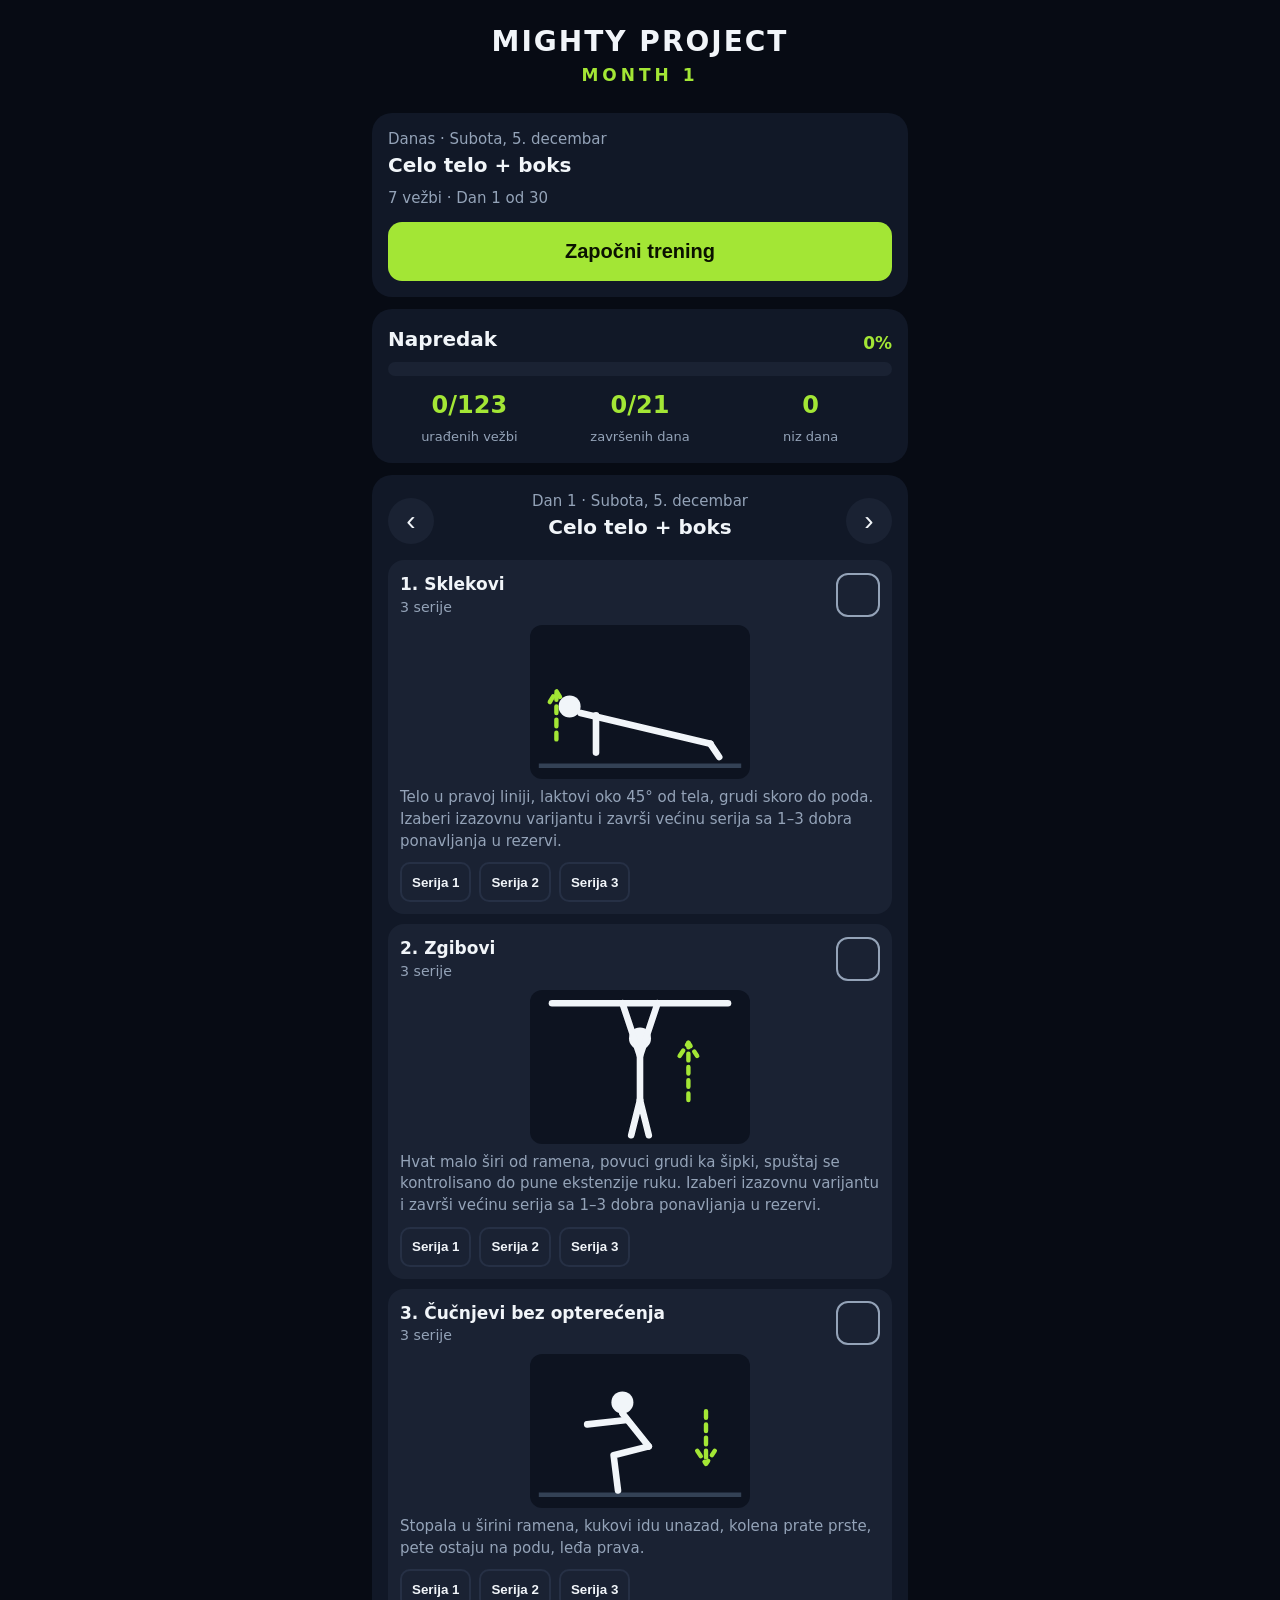
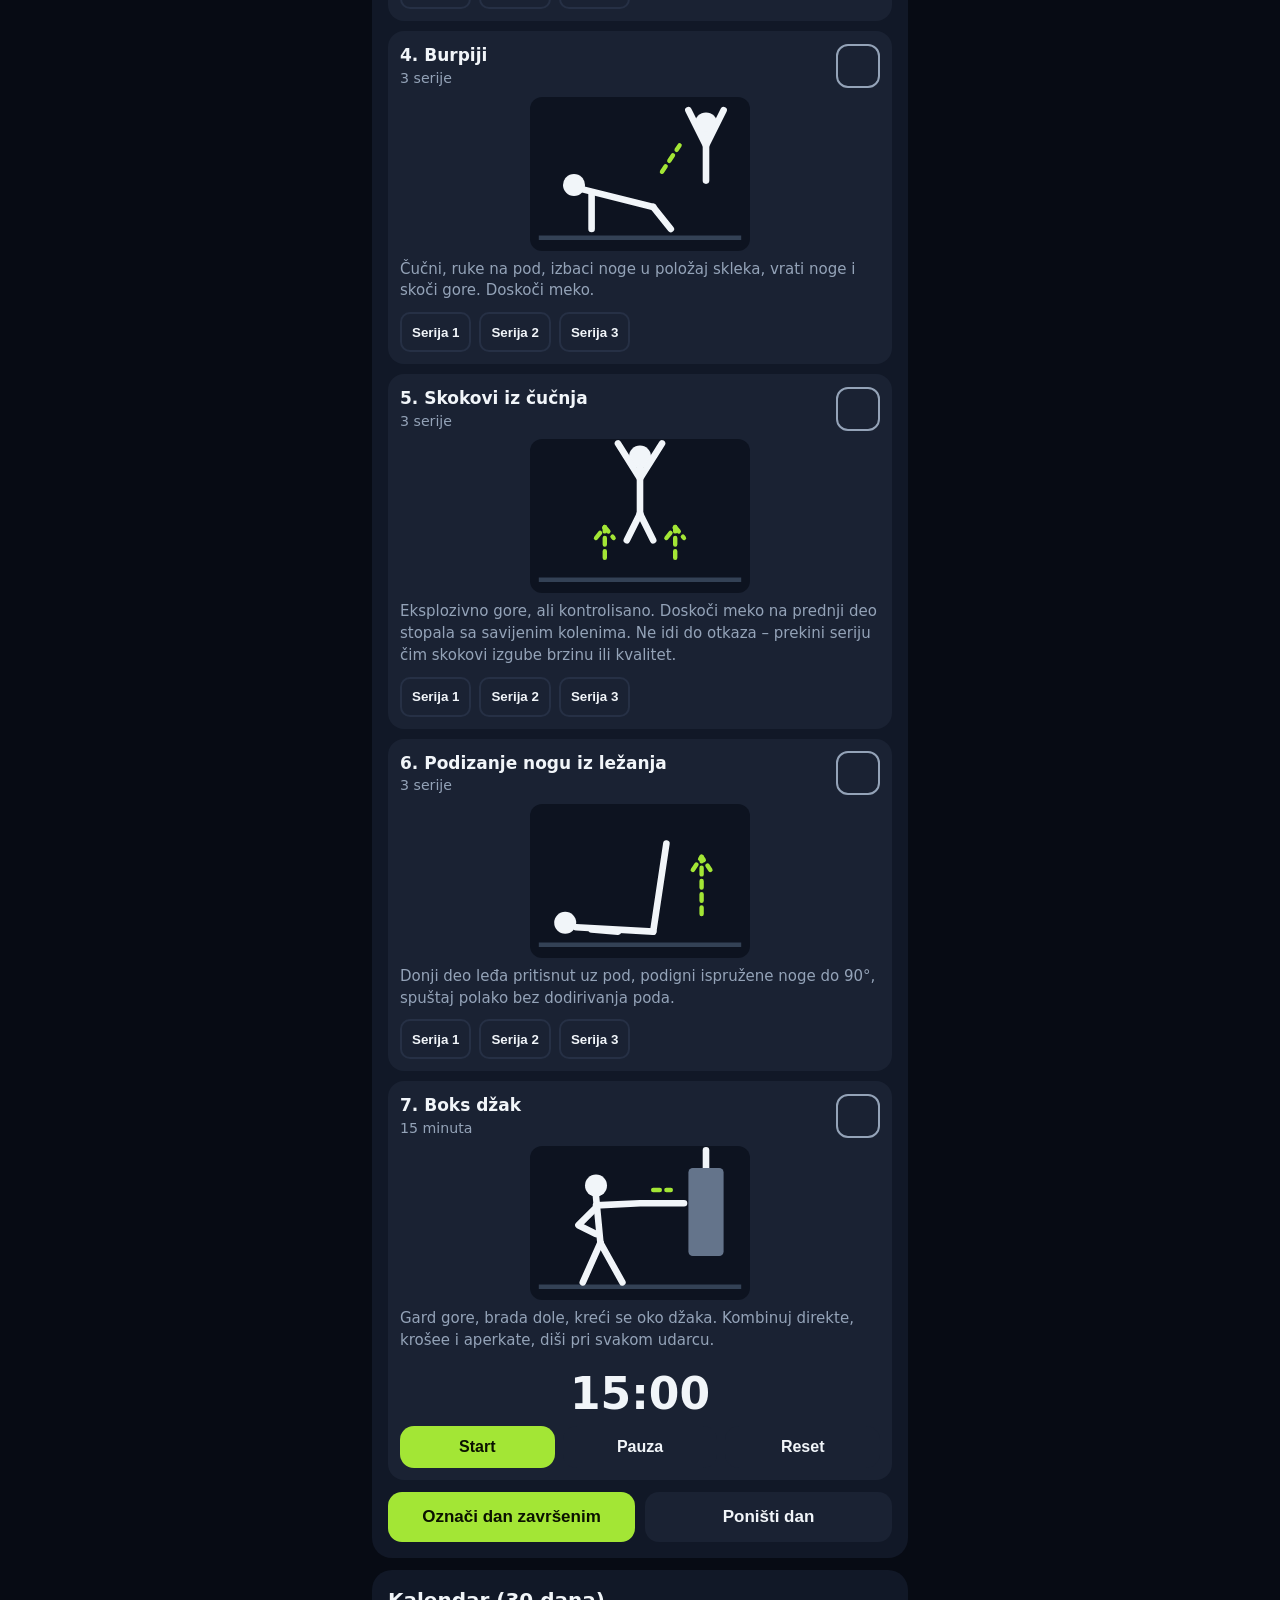
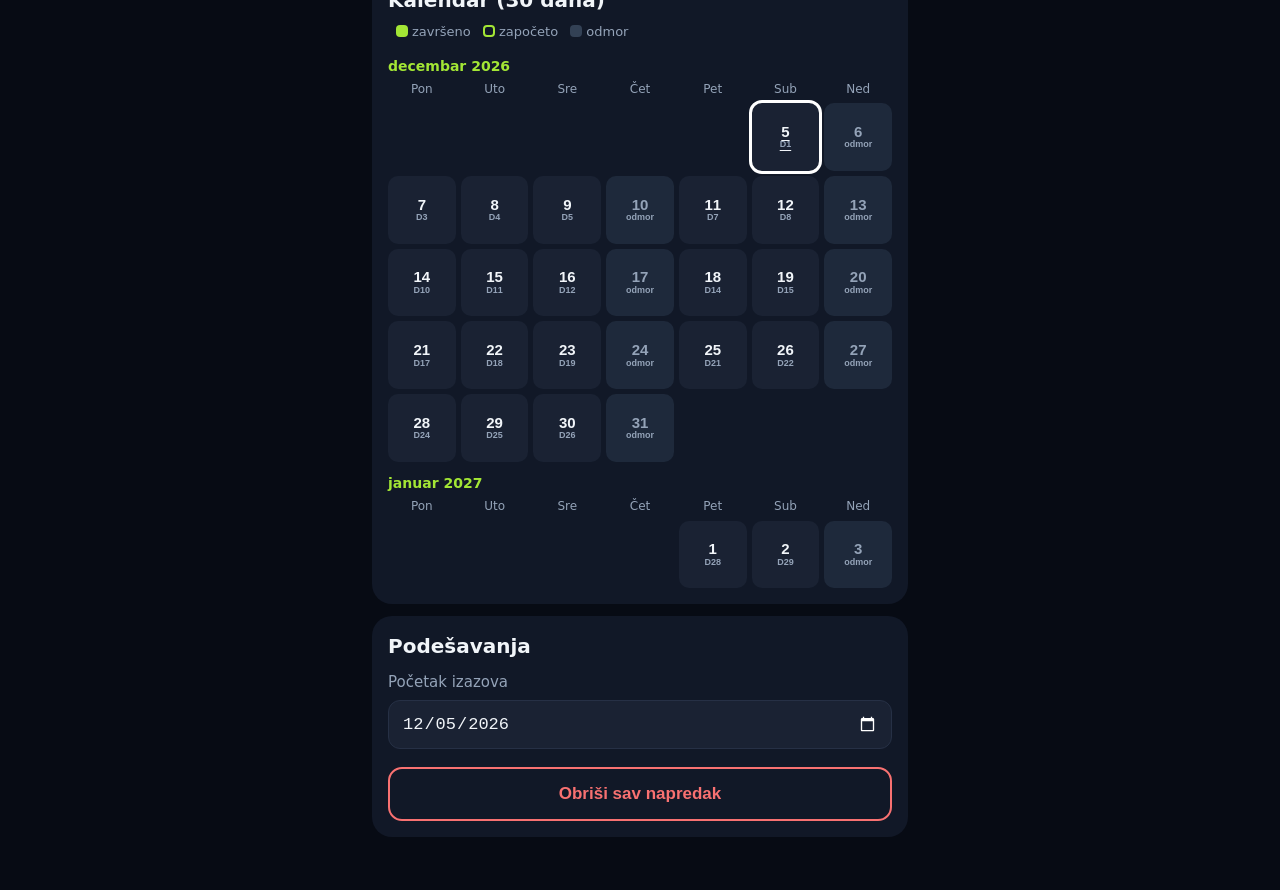
<file: index.html>
<!DOCTYPE html>
<html lang="sr">
<head>
<meta charset="UTF-8">
<meta name="viewport" content="width=device-width, initial-scale=1, viewport-fit=cover">
<meta name="theme-color" content="#070b14">
<title>Mighty Project</title>
<link rel="manifest" href="manifest.webmanifest">
<link rel="icon" href="icon-192.png">
<link rel="apple-touch-icon" href="icon-192.png">
<link rel="stylesheet" href="style.css">
</head>
<body>
<header>
  <h1>MIGHTY PROJECT</h1>
  <div class="sub">MONTH 1</div>
</header>

<main>
  <section class="card" id="today"></section>

  <section class="card">
    <div class="row between"><h2>Napredak</h2><strong id="pct" class="lime">0%</strong></div>
    <div class="bar"><div id="barFill"></div></div>
    <div class="stats">
      <div><b id="stEx">0</b><span>urađenih vežbi</span></div>
      <div><b id="stDays">0</b><span>završenih dana</span></div>
      <div><b id="stStreak">0</b><span>niz dana</span></div>
    </div>
  </section>

  <section class="card" id="daySec">
    <div class="row between">
      <button class="nav" id="prevDay" aria-label="Prethodni dan">‹</button>
      <div class="center"><div id="dayDate" class="muted"></div><h2 id="dayTitle"></h2></div>
      <button class="nav" id="nextDay" aria-label="Sledeći dan">›</button>
    </div>
    <div id="dayNote"></div>
    <div id="exList"></div>
    <div class="row gap">
      <button class="btn" id="markDay">Označi dan završenim</button>
      <button class="btn ghost" id="resetDay">Poništi dan</button>
    </div>
  </section>

  <section class="card">
    <h2>Kalendar (30 dana)</h2>
    <div class="legend"><span class="lg done"></span>završeno <span class="lg part"></span>započeto <span class="lg rest"></span>odmor</div>
    <div class="cal" id="cal"></div>
  </section>

  <section class="card">
    <h2>Podešavanja</h2>
    <label class="muted" for="startDate">Početak izazova</label>
    <input type="date" id="startDate">
    <button class="btn danger" id="resetAll">Obriši sav napredak</button>
  </section>
</main>

<script src="app.js"></script>
</body>
</html>
</file>
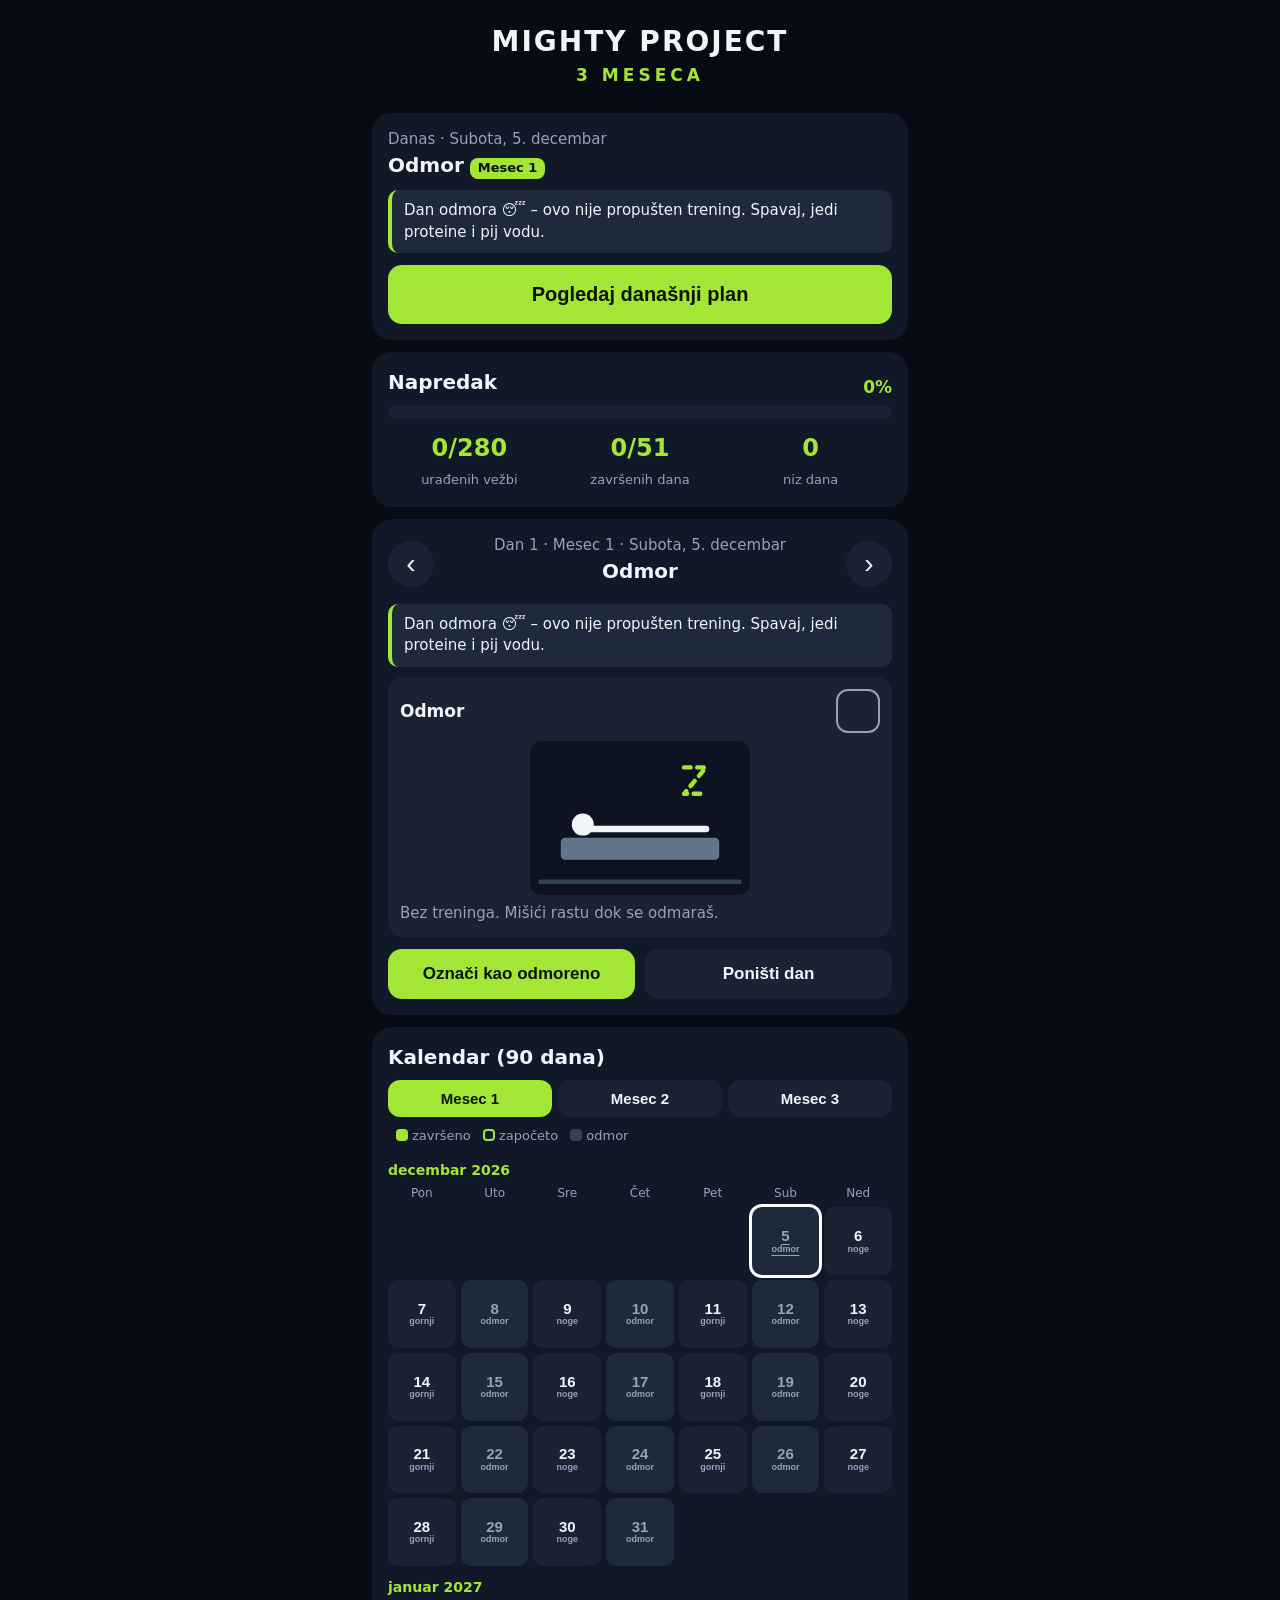
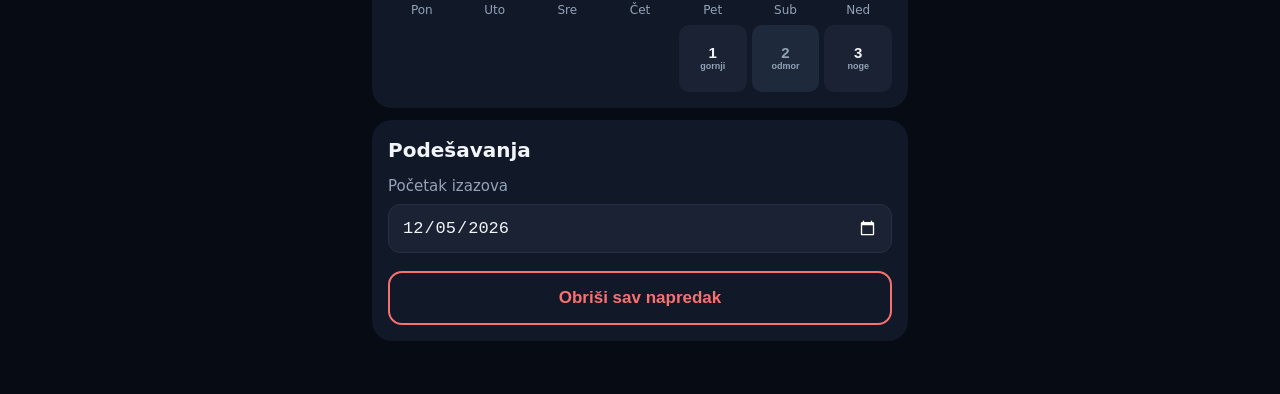
<file: mighty-3/index.html>
<!DOCTYPE html>
<html lang="sr">
<head>
<meta charset="UTF-8">
<meta name="viewport" content="width=device-width, initial-scale=1, viewport-fit=cover">
<meta name="theme-color" content="#070b14">
<title>Mighty Project — 3 meseca</title>
<link rel="manifest" href="manifest.webmanifest">
<link rel="icon" href="icon-192.png">
<link rel="apple-touch-icon" href="icon-192.png">
<link rel="stylesheet" href="style.css">
</head>
<body>
<header>
  <h1>MIGHTY PROJECT</h1>
  <div class="sub" id="subTitle">3 MESECA</div>
</header>

<main>
  <section class="card" id="today"></section>

  <section class="card">
    <div class="row between"><h2 id="progTitle">Napredak</h2><strong id="pct" class="lime">0%</strong></div>
    <div class="bar"><div id="barFill"></div></div>
    <div class="stats">
      <div><b id="stEx">0</b><span>urađenih vežbi</span></div>
      <div><b id="stDays">0</b><span>završenih dana</span></div>
      <div><b id="stStreak">0</b><span>niz dana</span></div>
    </div>
  </section>

  <section class="card" id="daySec">
    <div class="row between">
      <button class="nav" id="prevDay" aria-label="Prethodni dan">‹</button>
      <div class="center"><div id="dayDate" class="muted"></div><h2 id="dayTitle"></h2></div>
      <button class="nav" id="nextDay" aria-label="Sledeći dan">›</button>
    </div>
    <div id="dayNote"></div>
    <div id="exList"></div>
    <div class="row gap">
      <button class="btn" id="markDay">Označi dan završenim</button>
      <button class="btn ghost" id="resetDay">Poništi dan</button>
    </div>
  </section>

  <section class="card">
    <h2>Kalendar (90 dana)</h2>
    <div class="tabs" id="tabs"></div>
    <div class="legend"><span class="lg done"></span>završeno <span class="lg part"></span>započeto <span class="lg rest"></span>odmor</div>
    <div class="cal" id="cal"></div>
  </section>

  <section class="card">
    <h2>Podešavanja</h2>
    <label class="muted" for="startDate">Početak izazova</label>
    <input type="date" id="startDate">
    <button class="btn danger" id="resetAll">Obriši sav napredak</button>
  </section>
</main>

<script src="app.js"></script>
</body>
</html>
</file>
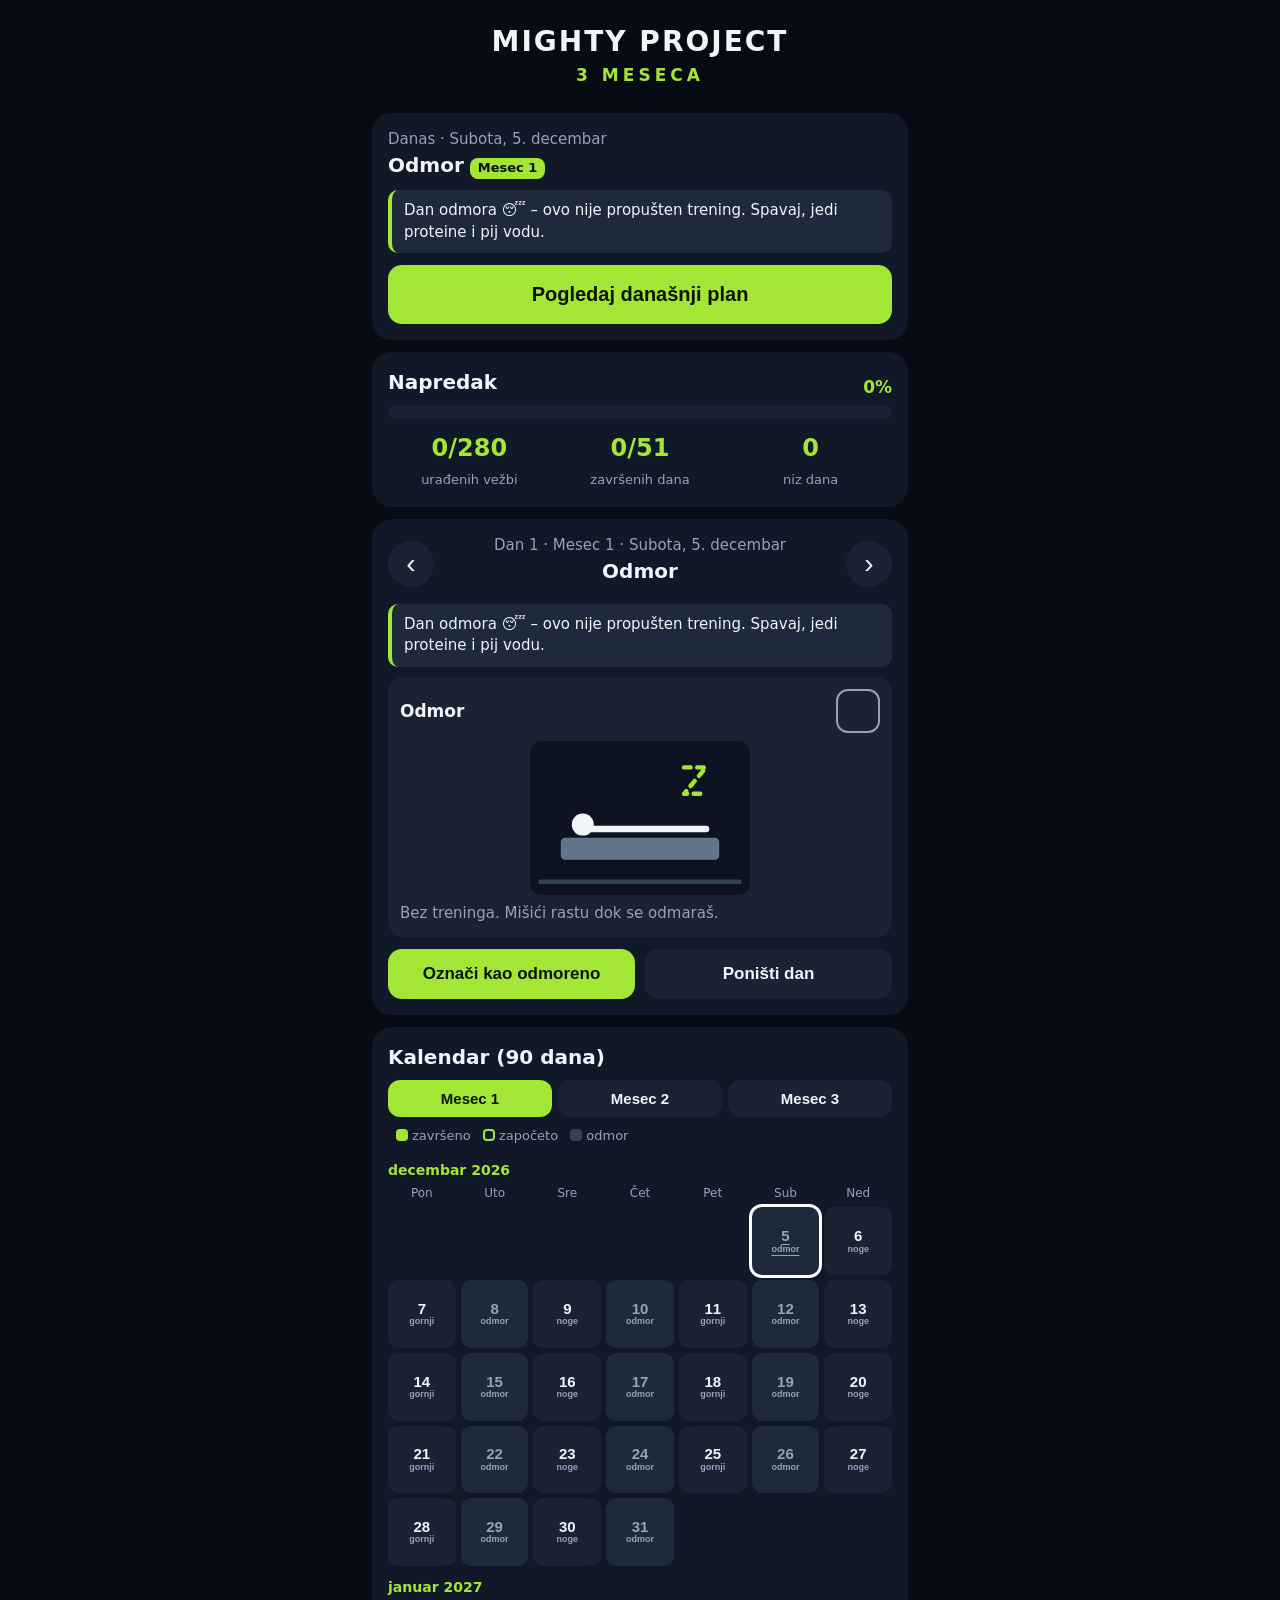
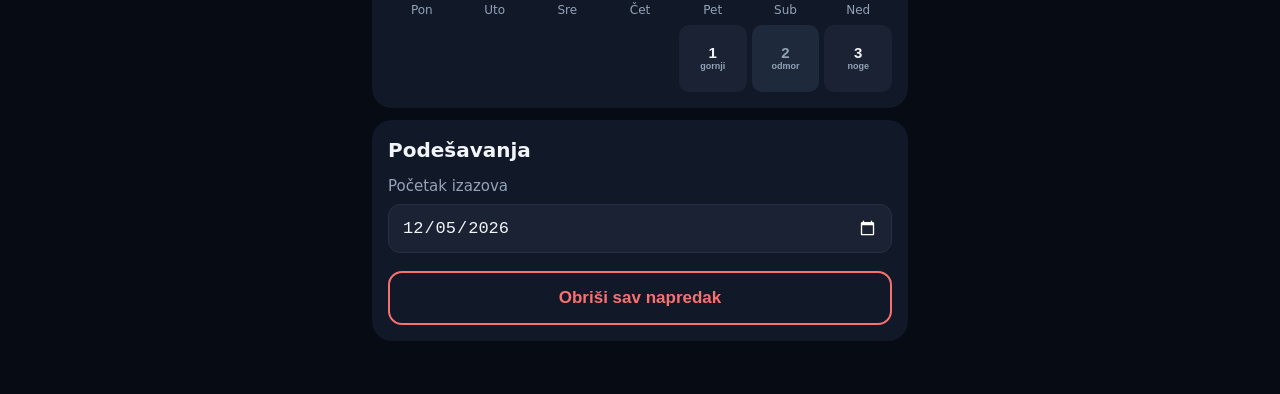
<file: mighty-3-meseca.html>
<!DOCTYPE html>
<html lang="sr">
<head>
<meta charset="UTF-8">
<meta name="viewport" content="width=device-width, initial-scale=1, viewport-fit=cover">
<meta name="theme-color" content="#070b14">
<title>Mighty Project — 3 meseca</title>
<link rel="icon" href="[data-uri]">
<style>
:root{--bg:#070b14;--card:#111827;--card2:#1a2233;--line:#263045;--txt:#f1f5f9;--mut:#94a3b8;--lime:#a3e635;--red:#f87171}
*{box-sizing:border-box;-webkit-tap-highlight-color:transparent}
body{margin:0;background:var(--bg);color:var(--txt);font:17px/1.45 system-ui,-apple-system,"Segoe UI",Roboto,sans-serif}
header{text-align:center;padding:22px 16px 6px}
h1{margin:0;font-size:28px;letter-spacing:2px;font-weight:900}
.sub{color:var(--lime);font-weight:800;letter-spacing:4px}
h2{margin:0 0 8px;font-size:20px}
main{max-width:560px;margin:0 auto;padding:8px 12px 40px}
.card{background:var(--card);border-radius:20px;padding:16px;margin:12px 0}
.row{display:flex;align-items:center}.between{justify-content:space-between}.gap{gap:10px;margin-top:12px}
.center{text-align:center;flex:1;min-width:0}
.muted{color:var(--mut);font-size:15px}.lime{color:var(--lime)}
.btn{display:block;width:100%;border:0;border-radius:14px;padding:15px;font-size:17px;font-weight:800;background:var(--lime);color:#0b1200;cursor:pointer}
.btn.ghost{background:var(--card2);color:var(--txt)}
.btn.danger{background:transparent;color:var(--red);border:2px solid var(--red);margin-top:14px}
.btn.big{font-size:20px;padding:18px;margin-top:12px}
.btn:active{transform:scale(.98)}
.nav{width:46px;height:46px;border-radius:50%;border:0;background:var(--card2);color:var(--txt);font-size:28px;flex:none}
.bar{height:14px;background:var(--card2);border-radius:9px;overflow:hidden}
#barFill{height:100%;width:0;background:var(--lime);transition:width .3s}
.stats{display:grid;grid-template-columns:repeat(3,1fr);gap:8px;margin-top:12px;text-align:center}
.stats b{display:block;font-size:24px;color:var(--lime)}.stats span{font-size:13px;color:var(--mut)}
.ex{background:var(--card2);border-radius:16px;padding:12px;margin-top:10px}
.ex.ok{outline:2px solid var(--lime)}
.exHead{display:flex;gap:10px;align-items:center}
.exHead .nm{flex:1;min-width:0;font-weight:700}
.exHead .nm small{display:block;color:var(--mut);font-weight:400}
.chk{width:44px;height:44px;flex:none;border-radius:12px;border:2px solid var(--mut);background:transparent;color:#0b1200;font-size:26px;font-weight:900}
.chk.on{background:var(--lime);border-color:var(--lime)}
.ex svg{width:100%;max-width:220px;height:auto;display:block;margin:8px auto;background:#0d1320;border-radius:12px}
.tip{color:var(--mut);font-size:15px;margin:4px 0 0}
.sets{display:flex;flex-wrap:wrap;gap:8px;margin-top:10px}
.set{min-width:44px;height:40px;border-radius:10px;border:2px solid var(--line);background:transparent;color:var(--txt);font-weight:700;padding:0 10px}
.set.on{background:var(--lime);border-color:var(--lime);color:#0b1200}
.tag{display:inline-block;font-size:12px;background:#334155;color:var(--txt);border-radius:6px;padding:1px 7px;margin-left:4px;vertical-align:middle}
.timer{margin-top:10px;text-align:center}
.timer .t{font-size:44px;font-weight:900;font-variant-numeric:tabular-nums}
.timer .row{gap:8px}.timer .btn{padding:12px;font-size:16px}
.note{background:#1e293b;border-left:4px solid var(--lime);border-radius:10px;padding:10px 12px;margin-top:10px;font-size:15px}
.legend{font-size:13px;color:var(--mut);margin-bottom:8px}
.lg{display:inline-block;width:12px;height:12px;border-radius:4px;margin:0 4px 0 8px;vertical-align:-1px}
.lg.done{background:var(--lime)}.lg.part{border:2px solid var(--lime)}.lg.rest{background:#334155}
.cal{display:grid;grid-template-columns:repeat(7,1fr);gap:5px}
.cal .wd{text-align:center;font-size:12px;color:var(--mut)}
.cal .mon{grid-column:1/-1;font-weight:800;color:var(--lime);margin-top:6px;font-size:14px}
.d{aspect-ratio:1;border:0;border-radius:10px;background:var(--card2);color:var(--txt);font-weight:700;font-size:15px;padding:0;display:flex;flex-direction:column;align-items:center;justify-content:center;line-height:1.1}
.d small{font-size:9px;color:var(--mut);font-weight:600}
.d.rest{background:#1e293b;color:var(--mut)}
.d.part{box-shadow:inset 0 0 0 2px var(--lime)}
.d.done{background:var(--lime);color:#0b1200}.d.done small{color:#0b1200}
.d.today{text-decoration:underline;text-underline-offset:3px}
.d.sel{outline:3px solid #fff}
input[type=date]{width:100%;margin:6px 0 4px;padding:13px;border-radius:12px;border:1px solid var(--line);background:var(--card2);color:var(--txt);font-size:17px;color-scheme:dark}
@media (max-width:360px){body{font-size:16px}h1{font-size:24px}.card{padding:12px}.d{font-size:13px}.d small{display:none}.timer .t{font-size:38px}}
.tabs{display:flex;gap:6px;margin-bottom:10px}.tabs button{flex:1;padding:10px 4px;border-radius:12px;border:0;background:var(--card2);color:var(--txt);font-weight:700;font-size:15px}.tabs button.on{background:var(--lime);color:#0b1200}
.lvl{display:inline-block;background:var(--lime);color:#0b1200;border-radius:8px;padding:1px 8px;font-size:13px;font-weight:800;margin-left:6px}
.reps{display:flex;flex-wrap:wrap;align-items:center;gap:8px 14px;margin-top:10px;font-size:15px}.reps .muted{flex-basis:100%}
.reps input{width:70px;margin-left:6px;padding:8px;border-radius:10px;border:1px solid var(--line);background:#0d1320;color:var(--txt);font-size:17px;text-align:center}
</style>
</head>
<body>
<header>
  <h1>MIGHTY PROJECT</h1>
  <div class="sub" id="subTitle">3 MESECA</div>
</header>

<main>
  <section class="card" id="today"></section>

  <section class="card">
    <div class="row between"><h2 id="progTitle">Napredak</h2><strong id="pct" class="lime">0%</strong></div>
    <div class="bar"><div id="barFill"></div></div>
    <div class="stats">
      <div><b id="stEx">0</b><span>urađenih vežbi</span></div>
      <div><b id="stDays">0</b><span>završenih dana</span></div>
      <div><b id="stStreak">0</b><span>niz dana</span></div>
    </div>
  </section>

  <section class="card" id="daySec">
    <div class="row between">
      <button class="nav" id="prevDay" aria-label="Prethodni dan">‹</button>
      <div class="center"><div id="dayDate" class="muted"></div><h2 id="dayTitle"></h2></div>
      <button class="nav" id="nextDay" aria-label="Sledeći dan">›</button>
    </div>
    <div id="dayNote"></div>
    <div id="exList"></div>
    <div class="row gap">
      <button class="btn" id="markDay">Označi dan završenim</button>
      <button class="btn ghost" id="resetDay">Poništi dan</button>
    </div>
  </section>

  <section class="card">
    <h2>Kalendar (90 dana)</h2>
    <div class="tabs" id="tabs"></div>
    <div class="legend"><span class="lg done"></span>završeno <span class="lg part"></span>započeto <span class="lg rest"></span>odmor</div>
    <div class="cal" id="cal"></div>
  </section>

  <section class="card">
    <h2>Podešavanja</h2>
    <label class="muted" for="startDate">Početak izazova</label>
    <input type="date" id="startDate">
    <button class="btn danger" id="resetAll">Obriši sav napredak</button>
  </section>
</main>

<script>
// ===== Crteži vežbi (jednostavne figure) =====
// h=glava, l=linija tela, g=zelena strelica/pomeranje, r=pravougaonik (bučica/stolica/džak), f=pod
const PICS = {
  zgib: 'l10 6 90 6|h50 22|l42 6 50 30 58 6|l50 27 50 50|l50 50 46 66|l50 50 54 66|g72 50 72 24|g68 30 72 24 76 30',
  chin: 'l10 6 90 6|h50 22|l46 6 46 18 50 30|l54 6 54 18 50 30|l50 27 50 50|l50 50 46 66|l50 50 54 66|g72 50 72 24|g68 30 72 24 76 30',
  veslanje: 'f|h22 36|l28 38 60 32|l60 32 56 64|l60 32 66 64|l32 40 34 54|r28 54 12 7|g46 58 46 42|g42 47 46 42 50 47',
  ranac: 'f|h22 36|l28 38 60 32|l60 32 56 64|l60 32 66 64|l32 40 36 50|r30 50 14 10|g50 60 50 44|g46 49 50 44 54 49',
  superman: 'f|h24 46|l32 52 70 54|l32 52 10 42|l70 54 92 44|g50 40 50 28|g46 33 50 28 54 33',
  sklek: 'f|h18 37|l30 58 30 41|l23 40 82 54|l82 54 86 60|g12 52 12 30|g9 35 12 30 15 35',
  decline: 'f|r76 38 18 4|l92 42 92 64|h16 46|l28 64 28 50|l22 49 82 37|g10 58 10 40',
  sirokisk: 'f|h50 30|l50 36 50 50|l30 62 34 40 66 40 70 62|g14 48 26 48|g86 48 74 48',
  fly: 'f|h16 54|l21 58 70 58|l70 58 80 50 88 60|l30 58 20 40|l30 58 44 40|r15 34 9 7|r40 34 9 7|g26 26 38 26',
  visenje: 'l10 6 90 6|h50 22|l42 6 50 30 58 6|l50 27 50 46|l50 46 64 44 64 58|g78 58 78 36|g74 42 78 36 82 42',
  bicikl: 'f|h22 44|l26 48 50 58|l50 58 62 46 74 52|l50 58 64 58 82 54|l28 48 36 40|g42 30 56 30',
  plank: 'f|h16 39|l20 41 82 50|l26 43 26 58 36 58|l82 50 86 58|g40 30 70 34',
  dzak: 'f|l80 2 80 10|r72 10 16 40|h30 18|l30 23 32 44|l30 27 50 26 70 26|l30 28 22 36 30 40|l32 44 24 62|l32 44 42 62|g56 20 64 20',
  cucanj: 'f|h42 22|l42 27 54 42|l54 42 38 46 40 62|l44 30 26 32|r50 26 10 14|g80 26 80 50|g76 44 80 50 84 44',
  bugarski: 'f|r72 42 20 4|l88 46 88 64|l50 44 36 48 34 64|l50 44 62 58 74 42|l50 44 48 21|h48 15|l48 26 44 40|g20 30 20 52|g16 46 20 52 24 46',
  rdl: 'f|h10 33|l40 40 16 36|l40 40 40 64|l40 40 76 32|l18 37 20 52|r15 52 10 6|g60 50 60 36',
  skok: 'f|h50 8|l50 13 50 34|l40 2 50 18 60 2|l50 34 44 46|l50 34 56 46|g34 54 34 40|g30 45 34 40 38 45|g66 54 66 40|g62 45 66 40 70 45',
  zid: 'f|l84 2 84 64|h78 15|l78 21 78 44|l78 44 56 44 56 64|l78 26 64 32',
  prsti: 'f|h50 10|l50 15 50 40|l50 18 42 34|l50 18 58 34|r38 34 8 6|l50 40 47 56 49 60|l50 40 53 56 55 60|g72 50 72 24|g68 30 72 24 76 30',
  pike: 'f|h31 47|l28 60 33 52 55 22|l55 22 80 60|g20 40 26 50',
  potisak: 'f|h50 14|l50 19 50 42|l50 22 38 18 38 6|l50 22 62 18 62 6|r34 0 8 6|r58 0 8 6|l50 42 44 62|l50 42 56 62|g80 30 80 8|g76 14 80 8 84 14',
  lateral: 'f|h50 12|l50 17 50 42|l26 22 50 22 74 22|r20 18 8 8|r72 18 8 8|l50 42 44 62|l50 42 56 62|g18 40 18 26|g82 40 82 26',
  biceps: 'f|h50 12|l50 17 50 42|l56 21 58 36 62 24|l44 21 42 36 38 24|r58 18 8 8|r34 18 8 8|l50 42 44 62|l50 42 56 62',
  cekic: 'f|h50 12|l50 17 50 42|l56 21 58 36 60 22|l44 21 42 36 40 22|r57 14 6 10|r37 14 6 10|l50 42 44 62|l50 42 56 62',
  dijamant: 'f|h18 37|l28 58 30 41|l23 40 82 54|l82 54 86 60|l30 58 36 58 30 54|g12 52 12 30',
  triceps: 'f|h50 14|l50 19 50 42|l46 21 44 6 54 12|l54 21 56 6|r50 6 8 8|l50 42 44 62|l50 42 56 62|g70 30 70 8',
  pulover: 'f|h20 54|l25 58 70 58|l70 58 80 50 88 60|l30 58 12 50|r3 46 9 7|g18 40 30 34',
  reverse: 'f|h22 36|l28 38 60 32|l60 32 56 64|l60 32 66 64|l32 40 22 50|l32 40 44 50|r16 50 8 6|r42 50 8 6|g12 44 12 30|g52 44 52 30',
  srug: 'f|h50 12|l50 17 50 42|l44 20 42 40|l56 20 58 40|r38 40 8 6|r54 40 8 6|l50 42 44 62|l50 42 56 62|g70 26 70 12|g66 16 70 12 74 16',
  vis: 'l10 6 90 6|h50 22|l42 6 50 30 58 6|l50 27 50 50|l50 50 46 66|l50 50 54 66',
  floor: 'f|h16 54|l21 58 70 58|l70 58 80 50 88 60|l30 58 30 36|r26 30 9 7|g42 46 42 30|g38 35 42 30 46 35',
  propadanja: 'f|r8 38 18 4|r74 38 18 4|l10 42 10 64|l90 42 90 64|h50 20|l50 25 50 46|l50 28 30 30 24 38|l50 28 70 30 76 38|l50 46 44 62|l50 46 58 60',
  sideplank: 'f|h20 26|l24 30 80 56|l26 32 26 58|l30 32 30 8|g50 20 50 30',
  stepup: 'f|r56 44 30 4|l84 48 84 64|l58 48 58 64|h50 10|l50 15 50 34|l50 34 62 36 64 44|l50 34 44 50 42 64|g30 56 30 36',
  rdl2: 'f|h14 30|l44 34 20 34|l44 34 46 64|l44 34 52 64|l22 36 24 52|r19 52 10 6|g70 50 70 30',
  cucanj1: 'f|r64 40 22 4|l84 44 84 64|h42 22|l42 27 56 42|l56 42 40 46 42 62|l56 42 30 44|l44 30 26 32',
  koncentr: 'f|r46 42 30 4|h52 14|l52 19 58 40|l58 40 50 42 50 62|l54 24 44 36 42 26|r38 20 8 6|l58 40 70 42 70 62',
  napred: 'f|h50 12|l50 17 50 42|l50 22 76 22|r76 18 8 8|l50 22 44 38|l50 42 44 62|l50 42 56 62|g86 44 86 26',
  kickback: 'f|h22 36|l28 38 60 32|l60 32 56 64|l60 32 66 64|l32 40 44 40 60 38|r60 35 8 6|g50 50 66 48',
  dipstolica: 'f|r6 38 20 4|l8 42 8 64|l24 42 24 64|h36 14|l36 19 36 40|l36 22 24 32 22 38|l36 40 56 42 62 64|g48 24 48 40',
  francuski: 'f|h16 54|l21 58 70 58|l70 58 80 50 88 60|l30 58 30 38 20 40|r12 37 9 7|g24 28 34 28',
  peskir: 'f|h14 56|l20 58 34 58 52 44|l52 44 66 56 72 60|r66 60 14 4|g90 56 76 56',
  nordijski: 'f|r2 52 24 8|l40 62 16 60|l40 62 66 36|h70 30|l64 40 78 50|g84 40 88 54',
  odmor: 'f|r14 44 72 10|h24 38|l28 40 80 40|g70 12 80 12 70 24 80 24'
};
function pic(key) {
  const p = (PICS[key] || '').split('|').map(s => {
    const k = s[0], n = s.slice(1).trim();
    if (k === 'f') return '<line x1="4" y1="64" x2="96" y2="64" stroke="#334155" stroke-width="2"/>';
    if (k === 'h') { const [x, y] = n.split(' '); return `<circle cx="${x}" cy="${y}" r="5" fill="#f1f5f9"/>`; }
    if (k === 'r') { const [x, y, w, h] = n.split(' '); return `<rect x="${x}" y="${y}" width="${w}" height="${h}" rx="2" fill="#64748b"/>`; }
    const pts = n.match(/-?\d+ -?\d+/g).join(' ');
    return `<polyline points="${pts}" fill="none" stroke="${k === 'g' ? '#a3e635' : '#f1f5f9'}" stroke-width="${k === 'g' ? 2 : 3}" stroke-linecap="round" stroke-linejoin="round"${k === 'g' ? ' stroke-dasharray="3 3"' : ''}/>`;
  }).join('');
  return `<svg viewBox="0 0 100 70" aria-hidden="true">${p}</svg>`;
}

// ===== Plan za rast: gornji/donji deo 4× nedeljno, supersetovi, 3 serije (poslednja do otkaza) + džak 2× 15 min =====
// l = oznaka (A1/A2 = superset), n = naziv za mesec 1/2/3, c = cilj ponavljanja, nf = NE do otkaza
const ex = (l, n, p, c, t, nf) => ({ l, n, p, c, t, nf, sets: 2 });
const DZAK = {
  l: 'Džak', n: ['Boks džak', 'Boks džak', 'Boks džak'], p: 'dzak', min: 15, sets: 1,
  tm: [
    '5 rundi po 3 minuta, kratka pauza između. Gard gore, brada dole, kretanje oko džaka, kombinacije 1-2, 1-2-3.',
    '5 rundi po 3 minuta. U poslednjih 30 sekundi svake runde maksimalan tempo. Dodaj krošee i aperkate u telo.',
    '15 minuta bez stajanja – 30 s eksplozivno, 30 s lakše (kretanje i džeb). Diši pri svakom udarcu.'
  ]
};
const SP = ', 3 s spuštanje';
const RANAC = ' Kad pređeš gornji broj u obe serije, stavi ranac sa težinom.';
const REST = { title: 'Odmor', rest: 1, note: 'Dan odmora 😴 – ovo nije propušten trening. Spavaj, jedi proteine i pij vodu.', ex: [{ l: '', n: ['Odmor', 'Odmor', 'Odmor'], p: 'odmor', sets: 1, t: 'Bez treninga. Mišići rastu dok se odmaraš.' }] };
const PLAN = {
  1: { title: 'Gornji deo A', ex: [
    ex('A1', ['Zgibovi', 'Zgibovi sa pauzom 1 s gore', 'Zgibovi sa rancem'], 'zgib', '6–10', 'Hvat malo širi od ramena, povuci grudi ka šipki, spuštaj se do pune ekstenzije.' + RANAC),
    ex('A2', ['Sklekovi sa nogama na stolici', 'Sklekovi sa nogama na stolici' + SP, 'Sklekovi sa nogama na stolici i rancem'], 'decline', '8–15', 'Stopala na stolici, šake na podu, telo pravo. Radi gornji deo grudi i ramena.' + RANAC),
    ex('B1', ['Obrnuto razvlačenje u pretklonu', 'Obrnuto razvlačenje, 1 s pauza gore', 'Obrnuto razvlačenje' + SP], 'reverse', '15–25', 'Pretklon skoro do paralele sa podom, leđa ravna, ruke blago savijene. Podiži bučice u stranu i stisni lopatice – zadnja ramena i gornja leđa. Lake bučice su ovde taman.'),
    ex('B2', ['Pike sklekovi', 'Pike sklekovi sa nogama na stolici', 'Pike sklekovi sa nogama na stolici' + SP], 'pike', '6–12', 'Kukovi visoko (obrnuto V), spuštaj glavu ka podu ispred šaka pa se odgurni. Radi ramena.'),
    ex('C', ['Lateralno podizanje bučica', 'Lateralno podizanje' + SP, 'Lateralno podizanje + delimična ponavljanja na kraju'], 'lateral', '15–25', 'Blago savijeni laktovi, podiži u stranu do visine ramena, bez zamaha.')
  ] },
  3: { title: 'Donji deo A + džak', ex: [
    ex('A1', ['Bugarski čučanj sa bučicama', 'Bugarski čučanj sa bučicama' + SP, 'Bugarski čučanj sa bučicama i rancem'], 'bugarski', '8–15 po nozi', 'Zadnja noga na stolici. Spuštaj se pravo dole dok prednja butina ne bude paralelna sa podom. Jedna serija = obe noge.'),
    ex('A2', ['Podizanje kolena u visu', 'Podizanje ispruženih nogu u visu', 'Podizanje ispruženih nogu do šipke'], 'visenje', '8–15', 'Vis na šipci, bez ljuljanja. Podigni noge polako i polako ih spusti.'),
    ex('B', ['Podizanje na prste jedne noge', 'Podizanje na prste jedne noge sa bučicom', 'Podizanje na prste jedne noge sa bučicom, 2 s gore'], 'prsti', '15–20 po nozi', 'Podigni se što više, zadrži gore, polako spusti. Drži se za zid zbog ravnoteže.'),
    ex('C', ['Skokovi iz čučnja', 'Skokovi iz čučnja sa pauzom dole', 'Skokovi iz dubokog čučnja'], 'skok', '6', 'Eksplozivno gore, meko doskoči sa savijenim kolenima. NE DO OTKAZA – svaki skok maksimalno brz.', 1),
    DZAK
  ] },
  2: REST,
  5: { title: 'Gornji deo B', ex: [
    ex('A1', ['Zgibovi obrnutim hvatom', 'Zgibovi obrnutim hvatom' + SP, 'Zgibovi obrnutim hvatom sa rancem'], 'chin', '6–10', 'Dlanovi ka tebi, u širini ramena. Povuci bradu iznad šipke – radi leđa i biceps.' + RANAC),
    ex('A2', ['Propadanja na stolici, kolena savijena', 'Propadanja na stolici, ispružene noge', 'Propadanja na stolici, noge na drugoj stolici'], 'dipstolica', '10–20', 'Leđima ka stolici, šake na ivici stolice, prsti napred. Spuštaj se dok laktovi ne budu pod 90°, laktovi idu unazad, ne u stranu. Radi triceps.'),
    ex('B1', ['Široki zgibovi', 'Široki zgibovi sa pauzom gore', 'Široki zgibovi, 4 s spuštanje'], 'zgib', '5–10', 'Hvat dosta širi od ramena, vodi laktovima nadole – širi leđa.'),
    ex('B2', ['Široki sklekovi', 'Široki sklekovi' + SP, 'Streličarski (arčer) sklekovi'], 'sirokisk', '8–20', 'Šake šire od ramena, spuštaj se dok grudi skoro ne dodirnu pod. Kod arčer sklekova telo ide ka jednoj ruci, druga je ispružena u stranu.'),
    ex('C1', ['Pregib za biceps', 'Pregib za biceps' + SP, 'Pregib za biceps, 1 s pauza gore' + SP], 'biceps', '12–20', 'Laktovi uz telo, bez ljuljanja, spuštaj polako do kraja.'),
    ex('C2', ['Triceps pregib ležeći (francuski potisak)', 'Triceps pregib ležeći' + SP, 'Triceps pregib ležeći, 1 s pauza dole' + SP], 'francuski', '12–20', 'Lezi na leđa, bučice iznad grudi. Savij samo laktove i spusti bučice pored glave, pa ispruži ruke. Nadlaktice se ne pomeraju.')
  ] },
  0: { title: 'Donji deo B + džak', ex: [
    ex('A1', ['Čučanj sa rancem', 'Goblet čučanj sa rancem na leđima', 'Čučanj 1½ sa rancem (dole – pola gore – dole – gore)'], 'cucanj', '15–25', 'Stopala u širini ramena, kukovi unazad, kolena prate prste, pete na podu.' + RANAC),
    ex('A2', ['Bočni plank', 'Bočni plank sa podizanjem gornje noge', 'Bočni plank sa spuštanjem i podizanjem kuka'], 'sideplank', '30–60 s po strani', 'Lakat ispod ramena, telo u pravoj liniji. Jedna serija = obe strane.'),
    ex('B1', ['Penjanje na stolicu sa bučicama', 'Penjanje na stolicu sa bučicama, polako dole', 'Penjanje na stolicu sa bučicama i rancem'], 'stepup', '10–15 po nozi', 'Cela stopa na stolici, gurni se gore preko pete, ne odbijaj se zadnjom nogom.'),
    ex('B2', ['Sedanje na stolicu na jednoj nozi', 'Sedanje na stolicu na jednoj nozi' + SP, 'Sedanje na stolicu na jednoj nozi sa bučicom'], 'cucanj1', '6–12 po nozi', 'Stani ispred stolice na jednoj nozi, polako sedni i ustani bez pomoći druge noge.'),
    ex('C', ['Podizanje na prste obe noge sa rancem', 'Podizanje na prste sa rancem, 2 s gore', 'Podizanje na prste jedne noge sa rancem'], 'prsti', '15–25', 'Podigni se što više, zadrži gore, polako spusti.'),
    DZAK
  ] },
  4: REST,
  6: REST
};
const DAY_NOTE = 'Zagrevanje 2–3 min. Vežbe sa istim slovom rade se u paru (superset): A1 pa odmah A2 (isto B1+B2, C1+C2), odmor 60–90 s, ponovi još jednom. Prvu seriju završi sa 1–2 ponavljanja u rezervi, drugu idi do otkaza. Upiši koliko si uradio – sledeće nedelje pokušaj više.';
const DANI = ['Nedelja', 'Ponedeljak', 'Utorak', 'Sreda', 'Četvrtak', 'Petak', 'Subota'];
const MESECI = ['januar', 'februar', 'mart', 'april', 'maj', 'jun', 'jul', 'avgust', 'septembar', 'oktobar', 'novembar', 'decembar'];
const NDAYS = 90;

// ===== Datumi =====
const pad = n => String(n).padStart(2, '0');
const key = d => `${d.getFullYear()}-${pad(d.getMonth() + 1)}-${pad(d.getDate())}`;
const parse = k => { const [y, m, d] = k.split('-').map(Number); return new Date(y, m - 1, d); };
const addDays = (k, n) => { const d = parse(k); return key(new Date(d.getFullYear(), d.getMonth(), d.getDate() + n)); };
const todayKey = () => key(new Date());
const nice = k => { const d = parse(k); return `${DANI[d.getDay()]}, ${d.getDate()}. ${MESECI[d.getMonth()]}`; };
const planOf = k => {
  const P = PLAN[parse(k).getDay()];
  if (!P.v) return P;
  // Isti dan u nedelji smenjuje trening A i B
  return { title: P.title, ex: P.v[Math.floor(Math.max(0, days().indexOf(k)) / 7) % 2], ab: Math.floor(Math.max(0, days().indexOf(k)) / 7) % 2 };
};

// ===== Stanje (localStorage) =====
const LS = 'mighty-3meseca-v4';
let S;
try { S = JSON.parse(localStorage.getItem(LS)); } catch (e) { S = null; }
if (!S || !S.start) { let old = null; try { old = JSON.parse(localStorage.getItem('mighty-3meseca-v3')) || JSON.parse(localStorage.getItem('mighty-3meseca-v2')) || JSON.parse(localStorage.getItem('mighty-3meseca')); } catch (e) {} S = { start: (old && old.start) || todayKey(), d: {} }; }
S.r = S.r || {}; // upisana ponavljanja: S.r[datum][vežba] = [serija1, serija2]
const repsOf = (k, i) => { const a = (S.r[k] || {})[i]; return Array.from({ length: exOf(k, i).sets }, (_, j) => Array.isArray(a) ? a[j] || '' : ''); };
const save = () => { try { localStorage.setItem(LS, JSON.stringify(S)); } catch (e) {} };
save();

const days = () => Array.from({ length: NDAYS }, (_, i) => addDays(S.start, i));
const last = () => addDays(S.start, NDAYS - 1);
const inRange = k => k >= S.start && k <= last();
const monthOf = k => Math.min(2, Math.floor(Math.max(0, days().indexOf(k)) / 30)); // 0, 1, 2
const exOf = (k, i) => { const e = planOf(k).ex[i], m = monthOf(k); return Object.assign({}, e, { name: e.n[m], tip: e.tm ? e.tm[m] : e.t }); };
const setsOf = (k, i) => {
  const a = (S.d[k] && S.d[k][i]) || [];
  return Array.from({ length: exOf(k, i).sets }, (_, j) => !!a[j]);
};
const exDone = (k, i) => setsOf(k, i).every(Boolean);
const dayDone = k => planOf(k).ex.every((_, i) => exDone(k, i));
const dayAny = k => planOf(k).ex.some((_, i) => setsOf(k, i).some(Boolean));
function setSets(k, i, arr) { (S.d[k] = S.d[k] || {})[i] = arr; save(); render(); }

let sel = inRange(todayKey()) ? todayKey() : S.start;
let tab = monthOf(sel);

// ===== Tajmer za džak =====
const T = { total: 0, left: 0, end: 0, run: false, k: null, i: null, iv: null };
const fmt = s => `${pad(Math.floor(s / 60))}:${pad(s % 60)}`;
function timerFor(k, i, min) {
  if (T.k !== k || T.i !== i) { if (T.run) return; Object.assign(T, { k, i, total: min * 60, left: min * 60 }); }
}
function tick() {
  if (!T.run) return;
  T.left = Math.max(0, Math.round((T.end - Date.now()) / 1000));
  if (T.left === 0) {
    T.run = false; clearInterval(T.iv);
    if (navigator.vibrate) navigator.vibrate([400, 200, 400, 200, 400]);
    beep();
    setSets(T.k, T.i, [true]);
    return;
  }
  const el = document.getElementById('tVal'); if (el) el.textContent = fmt(T.left);
}
function beep() {
  try { const c = new (window.AudioContext || window.webkitAudioContext)(), o = c.createOscillator(); o.connect(c.destination); o.frequency.value = 880; o.start(); o.stop(c.currentTime + 1); } catch (e) {}
}
function tStart() { if (T.run || T.left === 0) return; T.run = true; T.end = Date.now() + T.left * 1000; T.iv = setInterval(tick, 250); render(); }
function tPause() { if (!T.run) return; tick(); T.run = false; clearInterval(T.iv); render(); }
function tReset() { T.run = false; clearInterval(T.iv); T.left = T.total; render(); }

// ===== Statistika =====
function stats() {
  let exTot = 0, exOk = 0, dOk = 0, dTot = 0;
  const all = days();
  all.forEach(k => {
    const p = planOf(k); if (p.rest) return;
    dTot++;
    p.ex.forEach((_, i) => { exTot++; if (exDone(k, i)) exOk++; });
    if (dayDone(k)) dOk++;
  });
  // Niz: uzastopni završeni trening-dani unazad; subota (odmor) se preskače,
  // a današnji nezavršeni trening ne prekida niz.
  let streak = 0, k = todayKey() > last() ? last() : todayKey();
  if (!planOf(k).rest && !dayDone(k)) k = addDays(k, -1);
  while (k >= S.start) {
    if (!planOf(k).rest) { if (dayDone(k)) streak++; else break; }
    k = addDays(k, -1);
  }
  return { exOk, exTot, dOk, dTot, streak, pct: exTot ? Math.round(exOk / exTot * 100) : 0 };
}

// ===== Prikaz =====
const $ = id => document.getElementById(id);
function render() {
  const tk = todayKey(), tp = planOf(tk);
  let h = `<div class="muted">Danas · ${nice(tk)}</div>`;
  if (tk < S.start) h += `<h2>Program počinje ${nice(S.start)}</h2><p class="muted">Plan je spreman – vidimo se tada.</p>`;
  else if (tk > last()) h += `<h2>Program je završen 🏆</h2><p class="muted">Bravo! Izaberi novi datum početka u podešavanjima za novi krug.</p>`;
  else {
    h += `<h2>${tp.title}<span class="lvl">Mesec ${monthOf(tk) + 1}</span>${dayDone(tk) ? ' ✅' : ''}</h2>`;
    h += tp.rest ? `<div class="note">${tp.note}</div>` : `<div class="muted">${tp.ex.length > 1 ? (tp.ex.some(e => e.min) ? '~30 min (sa džakom)' : '~20 min') : '15 minuta'} · Dan ${days().indexOf(tk) + 1} od ${NDAYS}</div>`;
    h += `<button class="btn big" id="go">${tp.rest ? 'Pogledaj današnji plan' : 'Započni trening'}</button>`;
  }
  $('today').innerHTML = h;
  const go = $('go'); if (go) go.onclick = () => { sel = tk; tab = monthOf(tk); render(); $('daySec').scrollIntoView({ behavior: 'smooth' }); };

  const st = stats();
  $('pct').textContent = st.pct + '%'; $('barFill').style.width = st.pct + '%';
  $('stEx').textContent = `${st.exOk}/${st.exTot}`; $('stDays').textContent = `${st.dOk}/${st.dTot}`; $('stStreak').textContent = st.streak;

  // Izabrani dan
  const p = planOf(sel), idx = days().indexOf(sel), m = monthOf(sel);
  $('dayDate').textContent = `Dan ${idx + 1} · Mesec ${m + 1} · ${nice(sel)}`;
  $('dayTitle').textContent = p.title + (dayDone(sel) ? ' ✅' : '');
  $('dayNote').innerHTML = p.rest ? `<div class="note">${p.note}</div>` : p.ex.length > 1 ? `<div class="note">${DAY_NOTE}</div>` : '';
  $('prevDay').disabled = idx <= 0; $('nextDay').disabled = idx >= NDAYS - 1;
  $('exList').innerHTML = p.ex.map((_, i) => {
    const e = exOf(sel, i), s = setsOf(sel, i), ok = s.every(Boolean);
    const sub = p.rest ? '' : e.min ? `${e.min} minuta` : e.nf ? `2 serije · ${e.c} (ne do otkaza)` : `2 serije · cilj ${e.c} · 2. do otkaza`;
    let body = `<div class="exHead"><div class="nm">${e.l ? '<span class="lvl">' + e.l + '</span> ' : ''}${e.name}<small>${sub}</small></div><button class="chk ${ok ? 'on' : ''}" data-ex="${i}" aria-label="Označi vežbu">${ok ? '✓' : ''}</button></div>${pic(e.p)}<p class="tip">${e.tip}</p>`;
    if (e.sets > 1 && !p.rest) {
      const cur = repsOf(sel, i), prev = repsOf(addDays(sel, -7), i);
      body += `<div class="reps">${cur.map((v, j) => `<label>${j + 1}. serija<input type="number" inputmode="numeric" min="0" max="999" placeholder="${prev[j] || '–'}" data-rep="${i}" data-rs="${j}" value="${v || ''}"></label>`).join('')}<span class="muted">${prev.some(Boolean) ? 'Prošli put: <b class="lime">' + prev.map(v => v || '–').join(' / ') + '</b>' : 'Prvi put – upiši koliko si uradio'}</span></div>`;
    }
    if (e.sets > 1) body += `<div class="sets">${s.map((v, j) => `<button class="set ${v ? 'on' : ''}" data-ex="${i}" data-set="${j}">Serija ${j + 1}</button>`).join('')}</div>`;
    if (e.min) {
      timerFor(sel, i, e.min);
      body += T.k === sel && T.i === i
        ? `<div class="timer"><div class="t" id="tVal">${fmt(T.left)}</div><div class="row"><button class="btn" data-t="start">${T.left < T.total && !T.run ? 'Nastavi' : 'Start'}</button><button class="btn ghost" data-t="pause">Pauza</button><button class="btn ghost" data-t="reset">Reset</button></div></div>`
        : `<div class="timer muted">Tajmer je zauzet drugim danom – resetuj ga tamo.</div>`;
    }
    return `<div class="ex ${ok ? 'ok' : ''}">${body}</div>`;
  }).join('');
  $('markDay').textContent = p.rest ? 'Označi kao odmoreno' : 'Označi dan završenim';

  // Kartice meseci
  $('tabs').innerHTML = [0, 1, 2].map(t => `<button class="${t === tab ? 'on' : ''}" data-tab="${t}">Mesec ${t + 1}</button>`).join('');

  // Kalendar izabranog meseca (30 dana)
  const block = days().slice(tab * 30, tab * 30 + 30);
  let c = '', lastMonth = -1;
  block.forEach(k => {
    const d = parse(k);
    if (d.getMonth() !== lastMonth) {
      lastMonth = d.getMonth();
      c += `<div class="mon">${MESECI[lastMonth]} ${d.getFullYear()}</div>` + ['Pon', 'Uto', 'Sre', 'Čet', 'Pet', 'Sub', 'Ned'].map(w => `<div class="wd">${w}</div>`).join('');
      c += '<div></div>'.repeat((d.getDay() + 6) % 7);
    }
    const pl = planOf(k);
    const short = { 'Gornji deo A': 'gornji', 'Gornji deo B': 'gornji', 'Donji deo A + džak': 'noge', 'Donji deo B + džak': 'noge', 'Odmor': 'odmor' }[pl.title];
    const cls = ['d', pl.rest ? 'rest' : '', dayDone(k) && !pl.rest ? 'done' : (dayAny(k) ? 'part' : ''), k === tk ? 'today' : '', k === sel ? 'sel' : ''].join(' ');
    c += `<button class="${cls}" data-day="${k}">${d.getDate()}<small>${short}</small></button>`;
  });
  $('cal').innerHTML = c;
  $('startDate').value = S.start;
}

// ===== Događaji =====
document.addEventListener('click', ev => {
  const b = ev.target.closest('button'); if (!b) return;
  if (b.dataset.tab) { tab = +b.dataset.tab; render(); return; }
  if (b.dataset.day) { sel = b.dataset.day; render(); $('daySec').scrollIntoView({ behavior: 'smooth' }); return; }
  if (b.dataset.t) { ({ start: tStart, pause: tPause, reset: tReset })[b.dataset.t](); return; }
  if (b.dataset.ex !== undefined) {
    const i = +b.dataset.ex, s = setsOf(sel, i);
    if (b.dataset.set !== undefined) { s[+b.dataset.set] = !s[+b.dataset.set]; setSets(sel, i, s); }
    else { const all = s.every(Boolean); setSets(sel, i, s.map(() => !all)); }
  }
});
const go = n => { const i = days().indexOf(sel) + n; if (i >= 0 && i < NDAYS) { sel = days()[i]; tab = monthOf(sel); render(); } };
$('prevDay').onclick = () => go(-1);
$('nextDay').onclick = () => go(1);
$('markDay').onclick = () => { S.d[sel] = {}; planOf(sel).ex.forEach((_, i) => S.d[sel][i] = Array(exOf(sel, i).sets).fill(true)); save(); render(); };
$('resetDay').onclick = () => { delete S.d[sel]; delete S.r[sel]; save(); render(); };
$('startDate').onchange = e => {
  if (!e.target.value) return;
  if (Object.keys(S.d).length && !confirm('Promena datuma početka pomera kalendar. Napredak po datumima ostaje sačuvan. Nastaviti?')) { render(); return; }
  S.start = e.target.value; save(); sel = inRange(todayKey()) ? todayKey() : S.start; tab = monthOf(sel); tReset(); render();
};
$('resetAll').onclick = () => {
  if (!confirm('Da li sigurno želiš da obrišeš SAV napredak? Ovo se ne može vratiti.')) return;
  S.d = {}; S.r = {}; save(); tReset(); render();
};
document.addEventListener('change', ev => {
  const t = ev.target; if (!t.dataset || t.dataset.rep === undefined) return;
  const i = +t.dataset.rep, j = +t.dataset.rs, v = t.value.trim();
  const r = repsOf(sel, i); r[j] = v;
  (S.r[sel] = S.r[sel] || {})[i] = r;
  const s = setsOf(sel, i); if (v) s[j] = true; // upisan broj = serija urađena
  setSets(sel, i, s);
});
document.addEventListener('visibilitychange', () => { if (!document.hidden) { tick(); render(); } });

render();

</script>
</body>
</html>
</file>
<file: style.css>
:root{--bg:#070b14;--card:#111827;--card2:#1a2233;--line:#263045;--txt:#f1f5f9;--mut:#94a3b8;--lime:#a3e635;--red:#f87171}
*{box-sizing:border-box;-webkit-tap-highlight-color:transparent}
body{margin:0;background:var(--bg);color:var(--txt);font:17px/1.45 system-ui,-apple-system,"Segoe UI",Roboto,sans-serif}
header{text-align:center;padding:22px 16px 6px}
h1{margin:0;font-size:28px;letter-spacing:2px;font-weight:900}
.sub{color:var(--lime);font-weight:800;letter-spacing:4px}
h2{margin:0 0 8px;font-size:20px}
main{max-width:560px;margin:0 auto;padding:8px 12px 40px}
.card{background:var(--card);border-radius:20px;padding:16px;margin:12px 0}
.row{display:flex;align-items:center}.between{justify-content:space-between}.gap{gap:10px;margin-top:12px}
.center{text-align:center;flex:1;min-width:0}
.muted{color:var(--mut);font-size:15px}.lime{color:var(--lime)}
.btn{display:block;width:100%;border:0;border-radius:14px;padding:15px;font-size:17px;font-weight:800;background:var(--lime);color:#0b1200;cursor:pointer}
.btn.ghost{background:var(--card2);color:var(--txt)}
.btn.danger{background:transparent;color:var(--red);border:2px solid var(--red);margin-top:14px}
.btn.big{font-size:20px;padding:18px;margin-top:12px}
.btn:active{transform:scale(.98)}
.nav{width:46px;height:46px;border-radius:50%;border:0;background:var(--card2);color:var(--txt);font-size:28px;flex:none}
.bar{height:14px;background:var(--card2);border-radius:9px;overflow:hidden}
#barFill{height:100%;width:0;background:var(--lime);transition:width .3s}
.stats{display:grid;grid-template-columns:repeat(3,1fr);gap:8px;margin-top:12px;text-align:center}
.stats b{display:block;font-size:24px;color:var(--lime)}.stats span{font-size:13px;color:var(--mut)}
.ex{background:var(--card2);border-radius:16px;padding:12px;margin-top:10px}
.ex.ok{outline:2px solid var(--lime)}
.exHead{display:flex;gap:10px;align-items:center}
.exHead .nm{flex:1;min-width:0;font-weight:700}
.exHead .nm small{display:block;color:var(--mut);font-weight:400}
.chk{width:44px;height:44px;flex:none;border-radius:12px;border:2px solid var(--mut);background:transparent;color:#0b1200;font-size:26px;font-weight:900}
.chk.on{background:var(--lime);border-color:var(--lime)}
.ex svg{width:100%;max-width:220px;height:auto;display:block;margin:8px auto;background:#0d1320;border-radius:12px}
.tip{color:var(--mut);font-size:15px;margin:4px 0 0}
.sets{display:flex;flex-wrap:wrap;gap:8px;margin-top:10px}
.set{min-width:44px;height:40px;border-radius:10px;border:2px solid var(--line);background:transparent;color:var(--txt);font-weight:700;padding:0 10px}
.set.on{background:var(--lime);border-color:var(--lime);color:#0b1200}
.tag{display:inline-block;font-size:12px;background:#334155;color:var(--txt);border-radius:6px;padding:1px 7px;margin-left:4px;vertical-align:middle}
.timer{margin-top:10px;text-align:center}
.timer .t{font-size:44px;font-weight:900;font-variant-numeric:tabular-nums}
.timer .row{gap:8px}.timer .btn{padding:12px;font-size:16px}
.note{background:#1e293b;border-left:4px solid var(--lime);border-radius:10px;padding:10px 12px;margin-top:10px;font-size:15px}
.legend{font-size:13px;color:var(--mut);margin-bottom:8px}
.lg{display:inline-block;width:12px;height:12px;border-radius:4px;margin:0 4px 0 8px;vertical-align:-1px}
.lg.done{background:var(--lime)}.lg.part{border:2px solid var(--lime)}.lg.rest{background:#334155}
.cal{display:grid;grid-template-columns:repeat(7,1fr);gap:5px}
.cal .wd{text-align:center;font-size:12px;color:var(--mut)}
.cal .mon{grid-column:1/-1;font-weight:800;color:var(--lime);margin-top:6px;font-size:14px}
.d{aspect-ratio:1;border:0;border-radius:10px;background:var(--card2);color:var(--txt);font-weight:700;font-size:15px;padding:0;display:flex;flex-direction:column;align-items:center;justify-content:center;line-height:1.1}
.d small{font-size:9px;color:var(--mut);font-weight:600}
.d.rest{background:#1e293b;color:var(--mut)}
.d.part{box-shadow:inset 0 0 0 2px var(--lime)}
.d.done{background:var(--lime);color:#0b1200}.d.done small{color:#0b1200}
.d.today{text-decoration:underline;text-underline-offset:3px}
.d.sel{outline:3px solid #fff}
input[type=date]{width:100%;margin:6px 0 4px;padding:13px;border-radius:12px;border:1px solid var(--line);background:var(--card2);color:var(--txt);font-size:17px;color-scheme:dark}
@media (max-width:360px){body{font-size:16px}h1{font-size:24px}.card{padding:12px}.d{font-size:13px}.d small{display:none}.timer .t{font-size:38px}}
</file>
<file: mighty-3/style.css>
:root{--bg:#070b14;--card:#111827;--card2:#1a2233;--line:#263045;--txt:#f1f5f9;--mut:#94a3b8;--lime:#a3e635;--red:#f87171}
*{box-sizing:border-box;-webkit-tap-highlight-color:transparent}
body{margin:0;background:var(--bg);color:var(--txt);font:17px/1.45 system-ui,-apple-system,"Segoe UI",Roboto,sans-serif}
header{text-align:center;padding:22px 16px 6px}
h1{margin:0;font-size:28px;letter-spacing:2px;font-weight:900}
.sub{color:var(--lime);font-weight:800;letter-spacing:4px}
h2{margin:0 0 8px;font-size:20px}
main{max-width:560px;margin:0 auto;padding:8px 12px 40px}
.card{background:var(--card);border-radius:20px;padding:16px;margin:12px 0}
.row{display:flex;align-items:center}.between{justify-content:space-between}.gap{gap:10px;margin-top:12px}
.center{text-align:center;flex:1;min-width:0}
.muted{color:var(--mut);font-size:15px}.lime{color:var(--lime)}
.btn{display:block;width:100%;border:0;border-radius:14px;padding:15px;font-size:17px;font-weight:800;background:var(--lime);color:#0b1200;cursor:pointer}
.btn.ghost{background:var(--card2);color:var(--txt)}
.btn.danger{background:transparent;color:var(--red);border:2px solid var(--red);margin-top:14px}
.btn.big{font-size:20px;padding:18px;margin-top:12px}
.btn:active{transform:scale(.98)}
.nav{width:46px;height:46px;border-radius:50%;border:0;background:var(--card2);color:var(--txt);font-size:28px;flex:none}
.bar{height:14px;background:var(--card2);border-radius:9px;overflow:hidden}
#barFill{height:100%;width:0;background:var(--lime);transition:width .3s}
.stats{display:grid;grid-template-columns:repeat(3,1fr);gap:8px;margin-top:12px;text-align:center}
.stats b{display:block;font-size:24px;color:var(--lime)}.stats span{font-size:13px;color:var(--mut)}
.ex{background:var(--card2);border-radius:16px;padding:12px;margin-top:10px}
.ex.ok{outline:2px solid var(--lime)}
.exHead{display:flex;gap:10px;align-items:center}
.exHead .nm{flex:1;min-width:0;font-weight:700}
.exHead .nm small{display:block;color:var(--mut);font-weight:400}
.chk{width:44px;height:44px;flex:none;border-radius:12px;border:2px solid var(--mut);background:transparent;color:#0b1200;font-size:26px;font-weight:900}
.chk.on{background:var(--lime);border-color:var(--lime)}
.ex svg{width:100%;max-width:220px;height:auto;display:block;margin:8px auto;background:#0d1320;border-radius:12px}
.tip{color:var(--mut);font-size:15px;margin:4px 0 0}
.sets{display:flex;flex-wrap:wrap;gap:8px;margin-top:10px}
.set{min-width:44px;height:40px;border-radius:10px;border:2px solid var(--line);background:transparent;color:var(--txt);font-weight:700;padding:0 10px}
.set.on{background:var(--lime);border-color:var(--lime);color:#0b1200}
.tag{display:inline-block;font-size:12px;background:#334155;color:var(--txt);border-radius:6px;padding:1px 7px;margin-left:4px;vertical-align:middle}
.timer{margin-top:10px;text-align:center}
.timer .t{font-size:44px;font-weight:900;font-variant-numeric:tabular-nums}
.timer .row{gap:8px}.timer .btn{padding:12px;font-size:16px}
.note{background:#1e293b;border-left:4px solid var(--lime);border-radius:10px;padding:10px 12px;margin-top:10px;font-size:15px}
.legend{font-size:13px;color:var(--mut);margin-bottom:8px}
.lg{display:inline-block;width:12px;height:12px;border-radius:4px;margin:0 4px 0 8px;vertical-align:-1px}
.lg.done{background:var(--lime)}.lg.part{border:2px solid var(--lime)}.lg.rest{background:#334155}
.cal{display:grid;grid-template-columns:repeat(7,1fr);gap:5px}
.cal .wd{text-align:center;font-size:12px;color:var(--mut)}
.cal .mon{grid-column:1/-1;font-weight:800;color:var(--lime);margin-top:6px;font-size:14px}
.d{aspect-ratio:1;border:0;border-radius:10px;background:var(--card2);color:var(--txt);font-weight:700;font-size:15px;padding:0;display:flex;flex-direction:column;align-items:center;justify-content:center;line-height:1.1}
.d small{font-size:9px;color:var(--mut);font-weight:600}
.d.rest{background:#1e293b;color:var(--mut)}
.d.part{box-shadow:inset 0 0 0 2px var(--lime)}
.d.done{background:var(--lime);color:#0b1200}.d.done small{color:#0b1200}
.d.today{text-decoration:underline;text-underline-offset:3px}
.d.sel{outline:3px solid #fff}
input[type=date]{width:100%;margin:6px 0 4px;padding:13px;border-radius:12px;border:1px solid var(--line);background:var(--card2);color:var(--txt);font-size:17px;color-scheme:dark}
@media (max-width:360px){body{font-size:16px}h1{font-size:24px}.card{padding:12px}.d{font-size:13px}.d small{display:none}.timer .t{font-size:38px}}
.tabs{display:flex;gap:6px;margin-bottom:10px}.tabs button{flex:1;padding:10px 4px;border-radius:12px;border:0;background:var(--card2);color:var(--txt);font-weight:700;font-size:15px}.tabs button.on{background:var(--lime);color:#0b1200}
.lvl{display:inline-block;background:var(--lime);color:#0b1200;border-radius:8px;padding:1px 8px;font-size:13px;font-weight:800;margin-left:6px}
.reps{display:flex;flex-wrap:wrap;align-items:center;gap:8px 14px;margin-top:10px;font-size:15px}.reps .muted{flex-basis:100%}
.reps input{width:70px;margin-left:6px;padding:8px;border-radius:10px;border:1px solid var(--line);background:#0d1320;color:var(--txt);font-size:17px;text-align:center}
</file>
